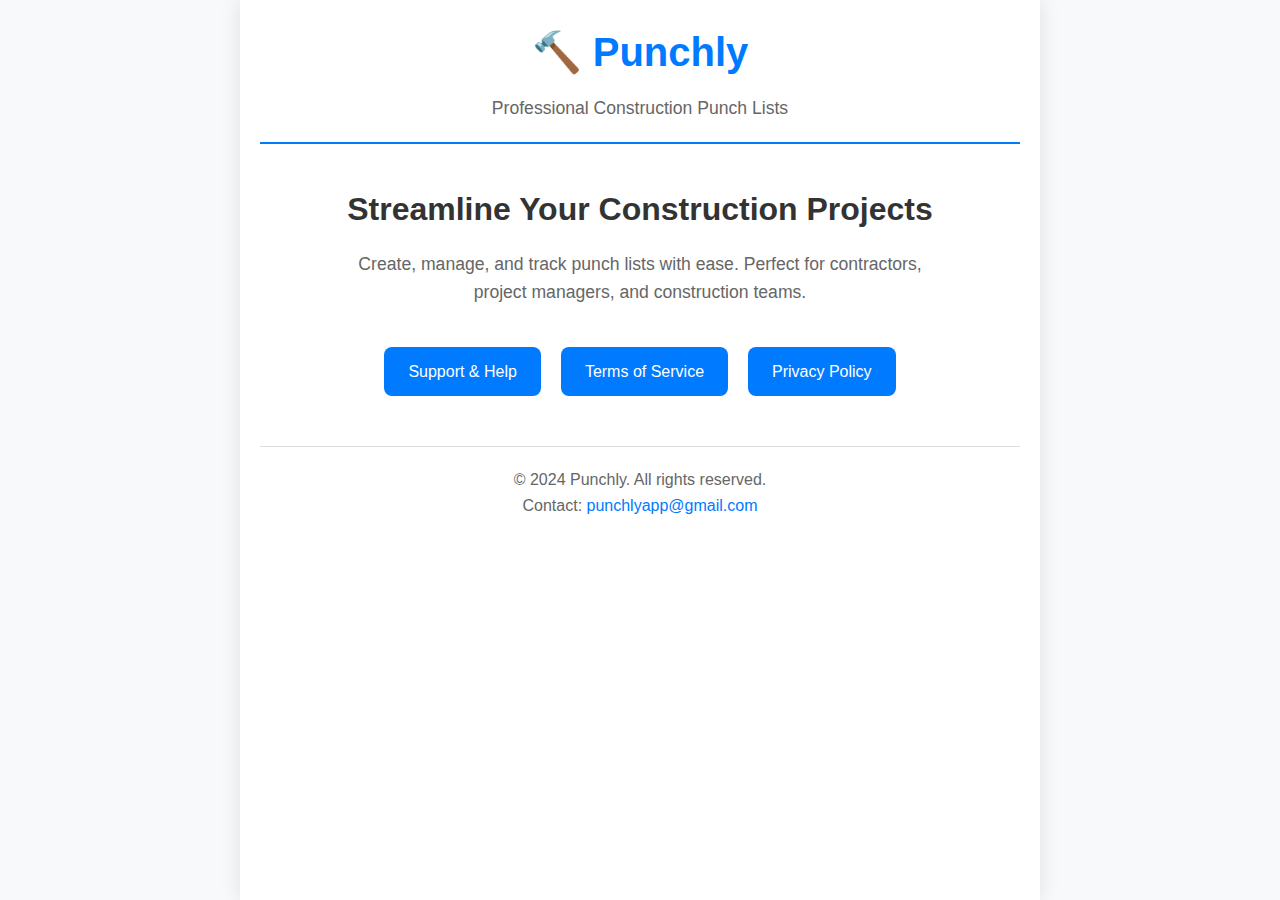
<file: index.html>
<!DOCTYPE html>
<html lang="en">
<head>
    <meta charset="UTF-8">
    <meta name="viewport" content="width=device-width, initial-scale=1.0">
    <title>Punchly - Construction Punch Lists</title>
    <link rel="stylesheet" href="style.css">
</head>
<body>
    <div class="container">
        <header>
            <h1>🔨 Punchly</h1>
            <p>Professional Construction Punch Lists</p>
        </header>
        
        <main>
            <section class="hero">
                <h2>Streamline Your Construction Projects</h2>
                <p>Create, manage, and track punch lists with ease. Perfect for contractors, project managers, and construction teams.</p>
            </section>
            
            <section class="links">
                <a href="/suppport/" class="btn">Support & Help</a>
                <a href="/terms/" class="btn">Terms of Service</a>
                <a href="https://aulker.github.io/punchly-privacy/" class="btn">Privacy Policy</a>
            </section>
        </main>
        
        <footer>
            <p>&copy; 2024 Punchly. All rights reserved.</p>
            <p>Contact: <a href="mailto:punchlyapp@gmail.com">punchlyapp@gmail.com</a></p>
        </footer>
    </div>
</body>
</html>
</file>
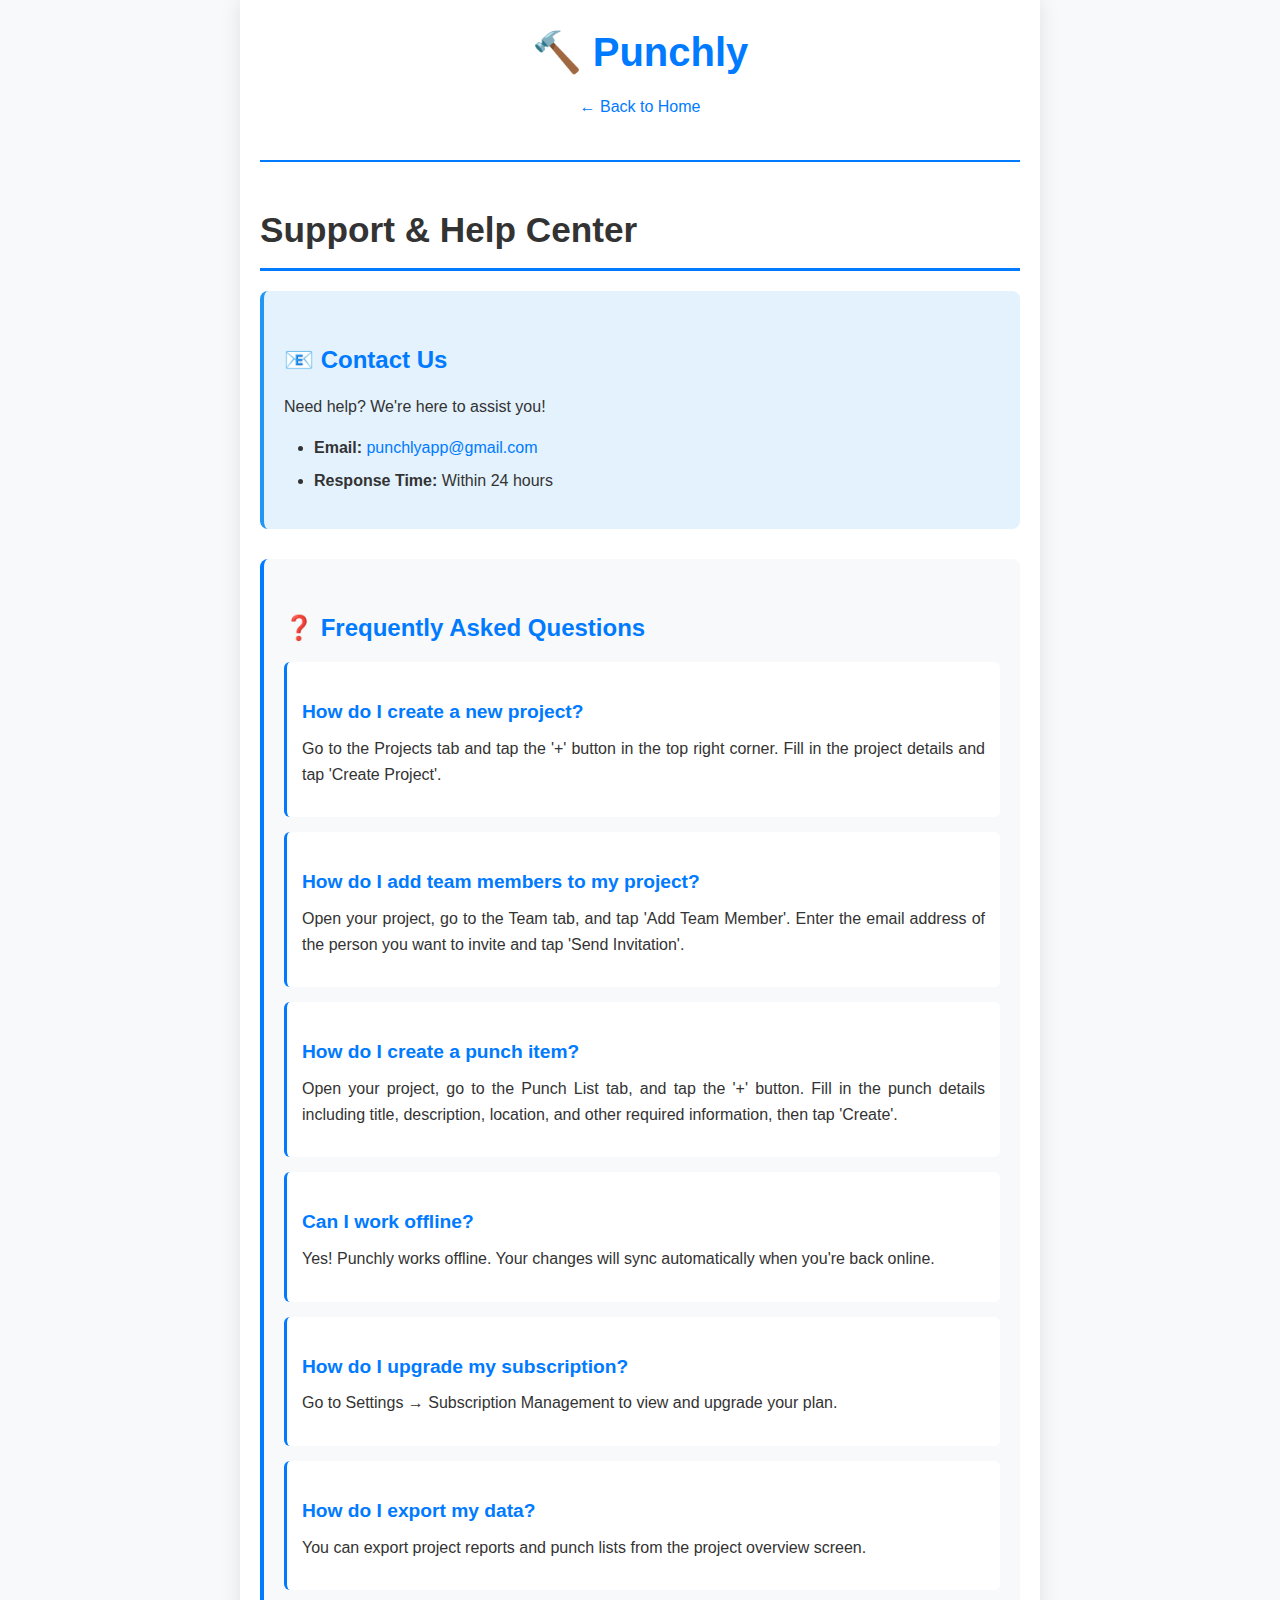
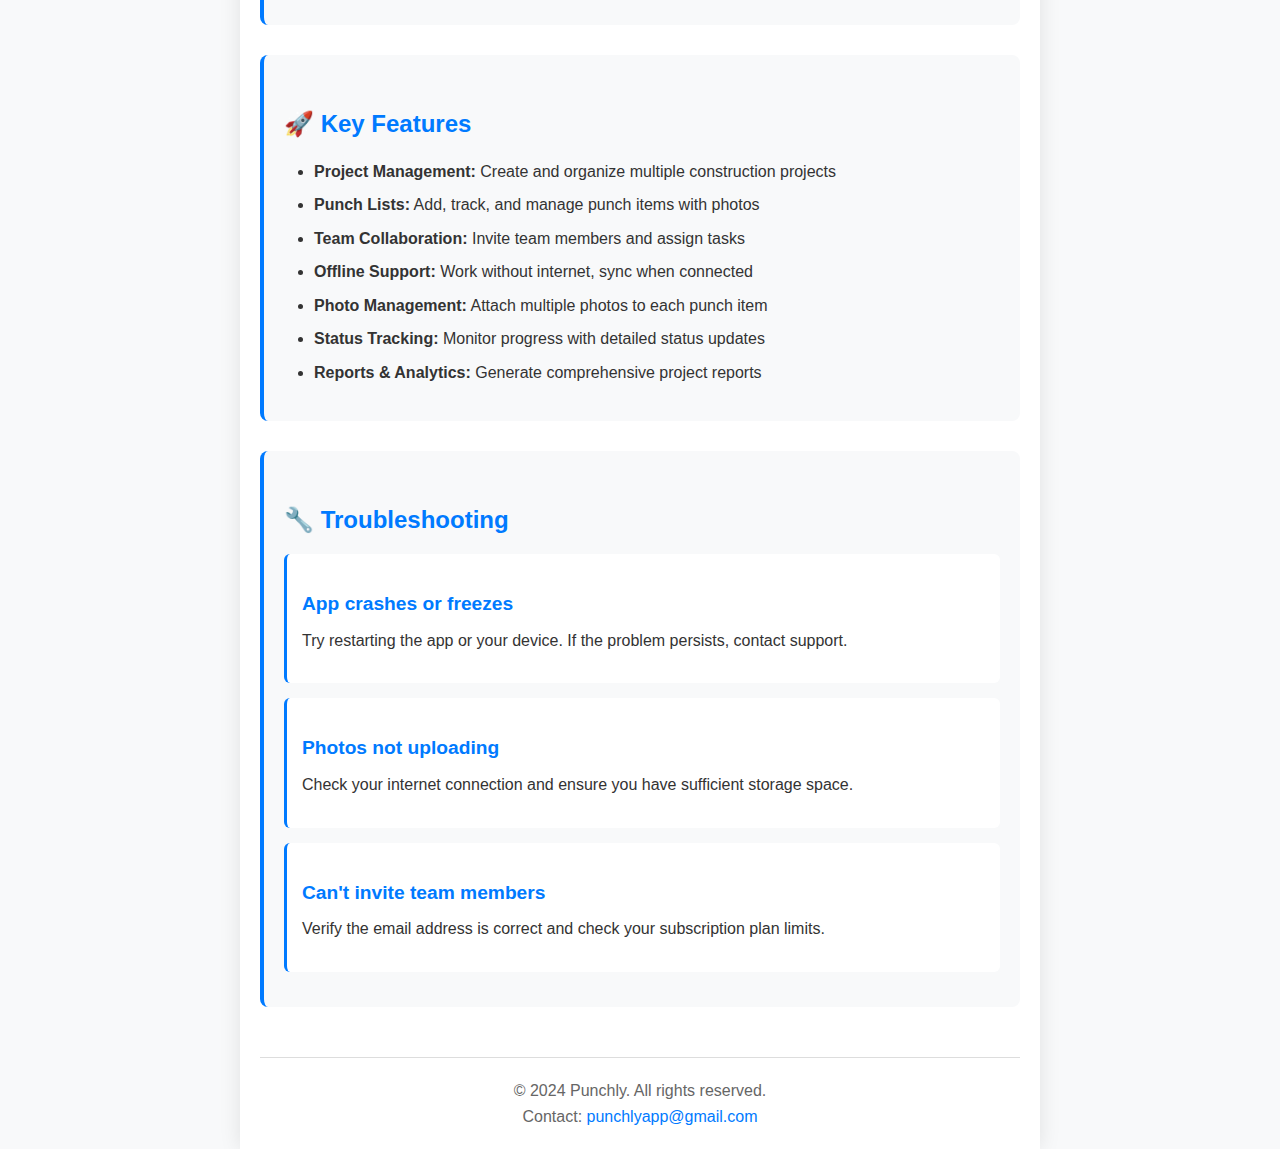
<file: suppport/index.html>
<!DOCTYPE html>
<html lang="en">
<head>
    <meta charset="UTF-8">
    <meta name="viewport" content="width=device-width, initial-scale=1.0">
    <title>Support - Punchly</title>
    <link rel="stylesheet" href="../style.css">
</head>
<body>
    <div class="container">
        <header>
            <h1>🔨 Punchly</h1>
            <nav>
                <a href="/">← Back to Home</a>
            </nav>
        </header>
        
        <main class="support-content">
            <h1>Support & Help Center</h1>
            
            <section class="contact-info">
                <h2>📧 Contact Us</h2>
                <p>Need help? We're here to assist you!</p>
                <ul>
                    <li><strong>Email:</strong> <a href="mailto:punchlyapp@gmail.com">punchlyapp@gmail.com</a></li>
                    <li><strong>Response Time:</strong> Within 24 hours</li>
                </ul>
            </section>
            
            <section class="faq">
                <h2>❓ Frequently Asked Questions</h2>
                
                <div class="faq-item">
                    <h3>How do I create a new project?</h3>
                    <p>Go to the Projects tab and tap the '+' button in the top right corner. Fill in the project details and tap 'Create Project'.</p>
                </div>
                
                <div class="faq-item">
                    <h3>How do I add team members to my project?</h3>
                    <p>Open your project, go to the Team tab, and tap 'Add Team Member'. Enter the email address of the person you want to invite and tap 'Send Invitation'.</p>
                </div>
                
                <div class="faq-item">
                    <h3>How do I create a punch item?</h3>
                    <p>Open your project, go to the Punch List tab, and tap the '+' button. Fill in the punch details including title, description, location, and other required information, then tap 'Create'.</p>
                </div>
                
                <div class="faq-item">
                    <h3>Can I work offline?</h3>
                    <p>Yes! Punchly works offline. Your changes will sync automatically when you're back online.</p>
                </div>
                
                <div class="faq-item">
                    <h3>How do I upgrade my subscription?</h3>
                    <p>Go to Settings → Subscription Management to view and upgrade your plan.</p>
                </div>
                
                <div class="faq-item">
                    <h3>How do I export my data?</h3>
                    <p>You can export project reports and punch lists from the project overview screen.</p>
                </div>
            </section>
            
            <section class="features">
                <h2>🚀 Key Features</h2>
                <ul>
                    <li><strong>Project Management:</strong> Create and organize multiple construction projects</li>
                    <li><strong>Punch Lists:</strong> Add, track, and manage punch items with photos</li>
                    <li><strong>Team Collaboration:</strong> Invite team members and assign tasks</li>
                    <li><strong>Offline Support:</strong> Work without internet, sync when connected</li>
                    <li><strong>Photo Management:</strong> Attach multiple photos to each punch item</li>
                    <li><strong>Status Tracking:</strong> Monitor progress with detailed status updates</li>
                    <li><strong>Reports & Analytics:</strong> Generate comprehensive project reports</li>
                </ul>
            </section>
            
            <section class="troubleshooting">
                <h2>🔧 Troubleshooting</h2>
                
                <div class="trouble-item">
                    <h3>App crashes or freezes</h3>
                    <p>Try restarting the app or your device. If the problem persists, contact support.</p>
                </div>
                
                <div class="trouble-item">
                    <h3>Photos not uploading</h3>
                    <p>Check your internet connection and ensure you have sufficient storage space.</p>
                </div>
                
                <div class="trouble-item">
                    <h3>Can't invite team members</h3>
                    <p>Verify the email address is correct and check your subscription plan limits.</p>
                </div>
            </section>
        </main>
        
        <footer>
            <p>&copy; 2024 Punchly. All rights reserved.</p>
            <p>Contact: <a href="mailto:punchlyapp@gmail.com">punchlyapp@gmail.com</a></p>
        </footer>
    </div>
</body>
</html>
</file>
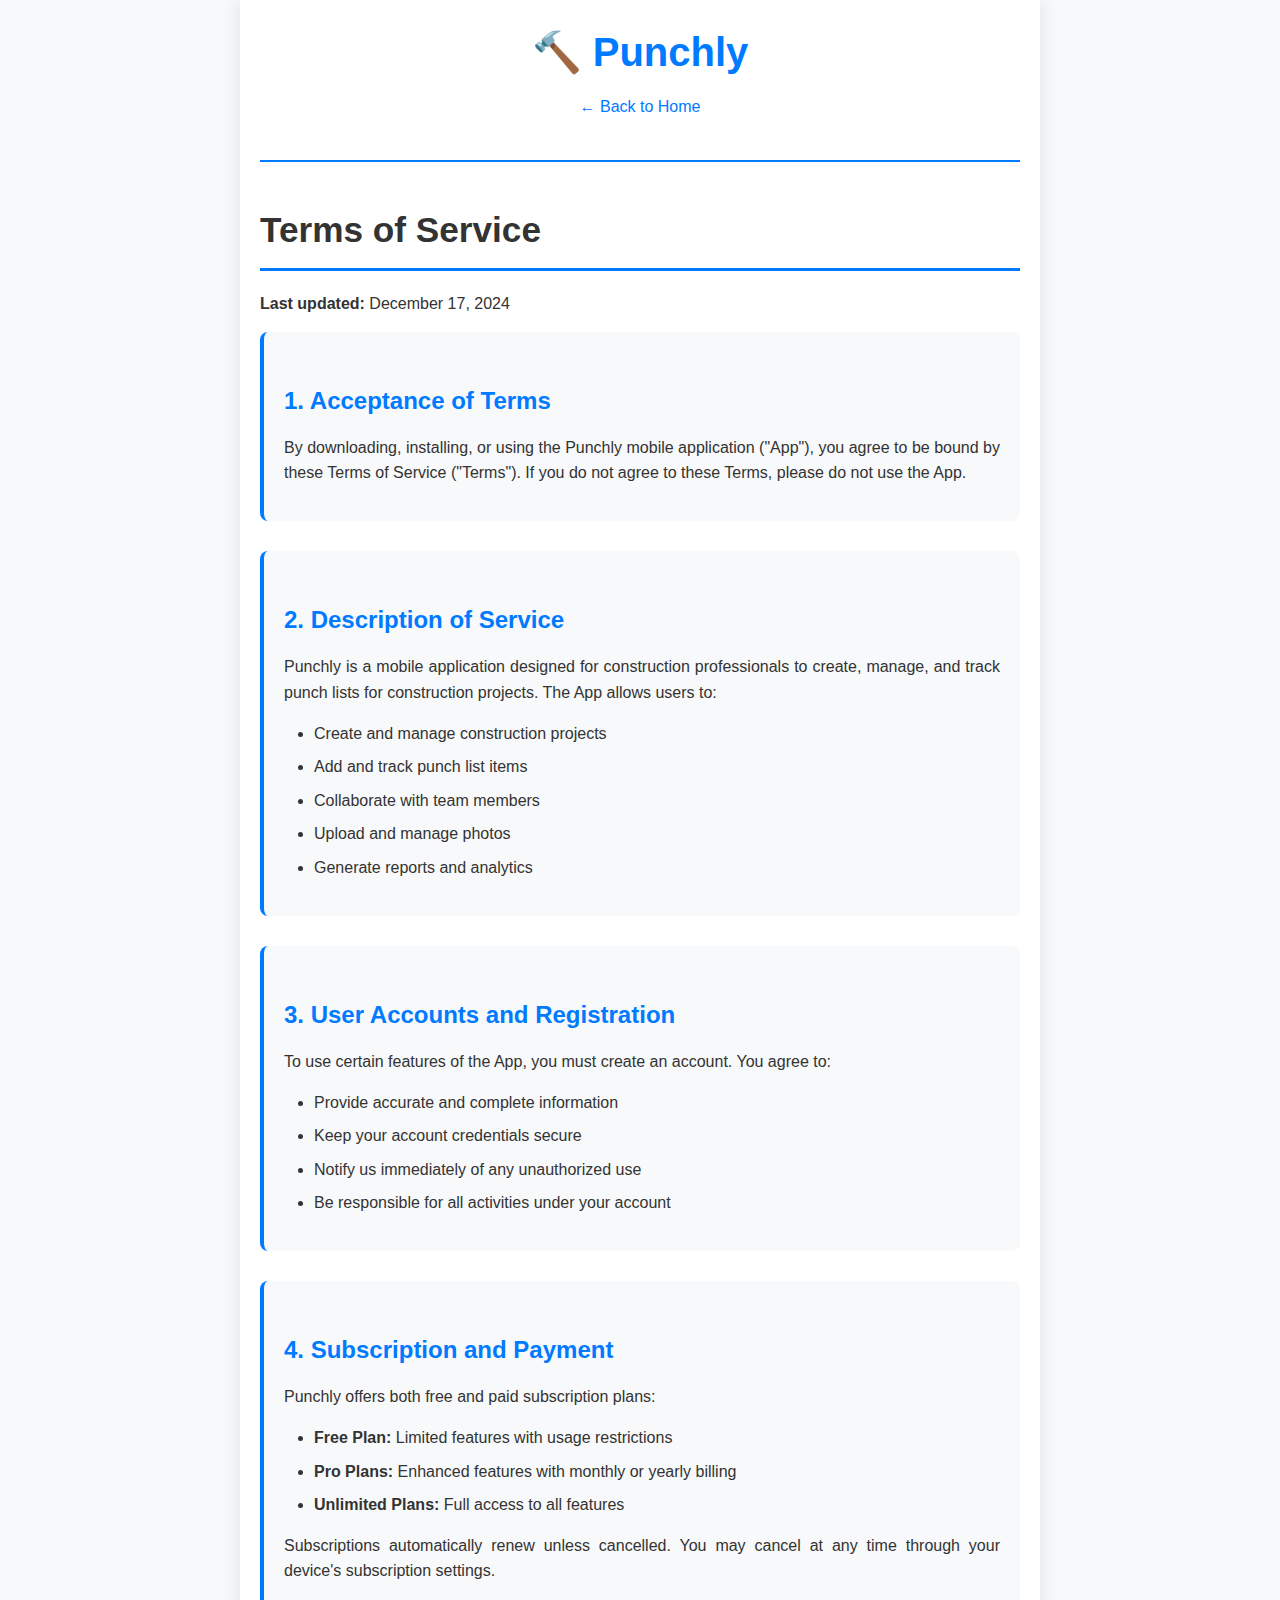
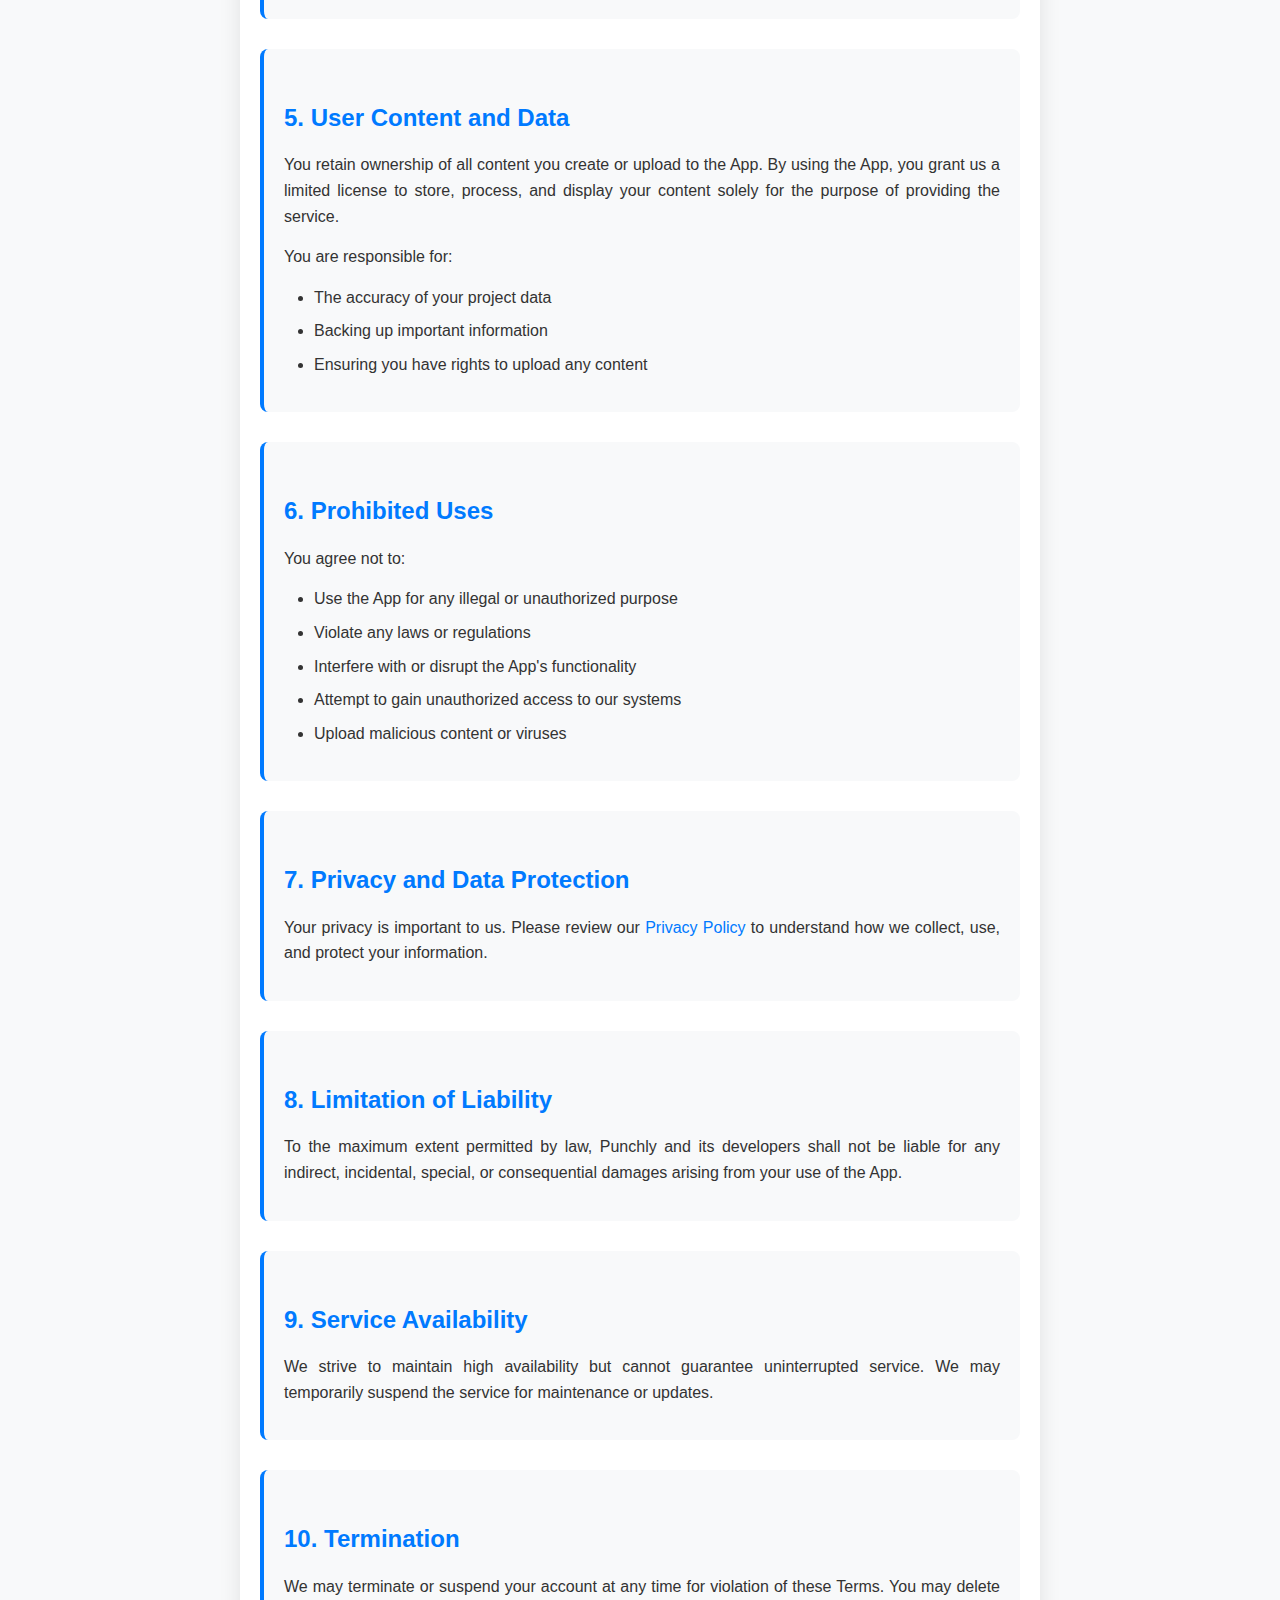
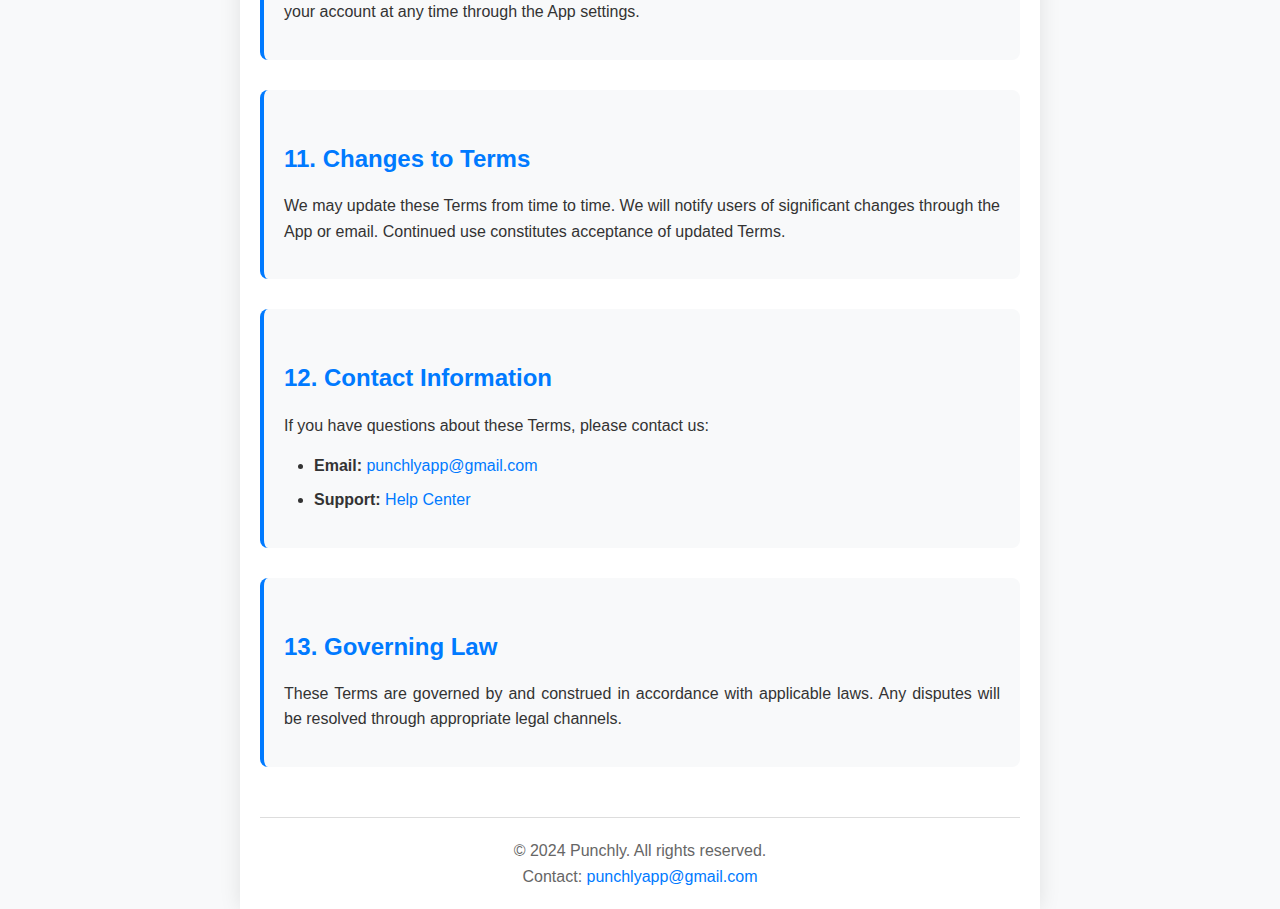
<file: terms/index.html>
<!DOCTYPE html>
<html lang="en">
<head>
    <meta charset="UTF-8">
    <meta name="viewport" content="width=device-width, initial-scale=1.0">
    <title>Terms of Service - Punchly</title>
    <link rel="stylesheet" href="../style.css">
</head>
<body>
    <div class="container">
        <header>
            <h1>🔨 Punchly</h1>
            <nav>
                <a href="/">← Back to Home</a>
            </nav>
        </header>
        
        <main class="legal-content">
            <h1>Terms of Service</h1>
            <p><strong>Last updated:</strong> December 17, 2024</p>
            
            <section>
                <h2>1. Acceptance of Terms</h2>
                <p>By downloading, installing, or using the Punchly mobile application ("App"), you agree to be bound by these Terms of Service ("Terms"). If you do not agree to these Terms, please do not use the App.</p>
            </section>
            
            <section>
                <h2>2. Description of Service</h2>
                <p>Punchly is a mobile application designed for construction professionals to create, manage, and track punch lists for construction projects. The App allows users to:</p>
                <ul>
                    <li>Create and manage construction projects</li>
                    <li>Add and track punch list items</li>
                    <li>Collaborate with team members</li>
                    <li>Upload and manage photos</li>
                    <li>Generate reports and analytics</li>
                </ul>
            </section>
            
            <section>
                <h2>3. User Accounts and Registration</h2>
                <p>To use certain features of the App, you must create an account. You agree to:</p>
                <ul>
                    <li>Provide accurate and complete information</li>
                    <li>Keep your account credentials secure</li>
                    <li>Notify us immediately of any unauthorized use</li>
                    <li>Be responsible for all activities under your account</li>
                </ul>
            </section>
            
            <section>
                <h2>4. Subscription and Payment</h2>
                <p>Punchly offers both free and paid subscription plans:</p>
                <ul>
                    <li><strong>Free Plan:</strong> Limited features with usage restrictions</li>
                    <li><strong>Pro Plans:</strong> Enhanced features with monthly or yearly billing</li>
                    <li><strong>Unlimited Plans:</strong> Full access to all features</li>
                </ul>
                <p>Subscriptions automatically renew unless cancelled. You may cancel at any time through your device's subscription settings.</p>
            </section>
            
            <section>
                <h2>5. User Content and Data</h2>
                <p>You retain ownership of all content you create or upload to the App. By using the App, you grant us a limited license to store, process, and display your content solely for the purpose of providing the service.</p>
                <p>You are responsible for:</p>
                <ul>
                    <li>The accuracy of your project data</li>
                    <li>Backing up important information</li>
                    <li>Ensuring you have rights to upload any content</li>
                </ul>
            </section>
            
            <section>
                <h2>6. Prohibited Uses</h2>
                <p>You agree not to:</p>
                <ul>
                    <li>Use the App for any illegal or unauthorized purpose</li>
                    <li>Violate any laws or regulations</li>
                    <li>Interfere with or disrupt the App's functionality</li>
                    <li>Attempt to gain unauthorized access to our systems</li>
                    <li>Upload malicious content or viruses</li>
                </ul>
            </section>
            
            <section>
                <h2>7. Privacy and Data Protection</h2>
                <p>Your privacy is important to us. Please review our <a href="https://aulker.github.io/punchly-privacy/">Privacy Policy</a> to understand how we collect, use, and protect your information.</p>
            </section>
            
            <section>
                <h2>8. Limitation of Liability</h2>
                <p>To the maximum extent permitted by law, Punchly and its developers shall not be liable for any indirect, incidental, special, or consequential damages arising from your use of the App.</p>
            </section>
            
            <section>
                <h2>9. Service Availability</h2>
                <p>We strive to maintain high availability but cannot guarantee uninterrupted service. We may temporarily suspend the service for maintenance or updates.</p>
            </section>
            
            <section>
                <h2>10. Termination</h2>
                <p>We may terminate or suspend your account at any time for violation of these Terms. You may delete your account at any time through the App settings.</p>
            </section>
            
            <section>
                <h2>11. Changes to Terms</h2>
                <p>We may update these Terms from time to time. We will notify users of significant changes through the App or email. Continued use constitutes acceptance of updated Terms.</p>
            </section>
            
            <section>
                <h2>12. Contact Information</h2>
                <p>If you have questions about these Terms, please contact us:</p>
                <ul>
                    <li><strong>Email:</strong> <a href="mailto:punchlyapp@gmail.com">punchlyapp@gmail.com</a></li>
                    <li><strong>Support:</strong> <a href="/suppport/">Help Center</a></li>
                </ul>
            </section>
            
            <section>
                <h2>13. Governing Law</h2>
                <p>These Terms are governed by and construed in accordance with applicable laws. Any disputes will be resolved through appropriate legal channels.</p>
            </section>
        </main>
        
        <footer>
            <p>&copy; 2024 Punchly. All rights reserved.</p>
            <p>Contact: <a href="mailto:punchlyapp@gmail.com">punchlyapp@gmail.com</a></p>
        </footer>
    </div>
</body>
</html>
</file>
<file: style.css>
* {
    margin: 0;
    padding: 0;
    box-sizing: border-box;
}

body {
    font-family: -apple-system, BlinkMacSystemFont, 'Segoe UI', Roboto, sans-serif;
    line-height: 1.6;
    color: #333;
    background-color: #f8f9fa;
}

.container {
    max-width: 800px;
    margin: 0 auto;
    padding: 20px;
    background: white;
    min-height: 100vh;
    box-shadow: 0 0 20px rgba(0,0,0,0.1);
}

header {
    text-align: center;
    margin-bottom: 40px;
    padding-bottom: 20px;
    border-bottom: 2px solid #007AFF;
}

header h1 {
    font-size: 2.5em;
    color: #007AFF;
    margin-bottom: 10px;
}

header p {
    color: #666;
    font-size: 1.1em;
}

nav {
    margin-bottom: 20px;
}

nav a {
    color: #007AFF;
    text-decoration: none;
    font-weight: 500;
}

nav a:hover {
    text-decoration: underline;
}

.hero {
    text-align: center;
    margin-bottom: 40px;
}

.hero h2 {
    font-size: 2em;
    margin-bottom: 15px;
    color: #333;
}

.hero p {
    font-size: 1.1em;
    color: #666;
    max-width: 600px;
    margin: 0 auto;
}

.links {
    display: flex;
    gap: 20px;
    justify-content: center;
    flex-wrap: wrap;
    margin-bottom: 40px;
}

.btn {
    display: inline-block;
    padding: 12px 24px;
    background: #007AFF;
    color: white;
    text-decoration: none;
    border-radius: 8px;
    font-weight: 500;
    transition: background 0.3s;
}

.btn:hover {
    background: #0056CC;
}

.legal-content, .support-content {
    max-width: 100%;
}

.legal-content h1, .support-content h1 {
    font-size: 2.2em;
    margin-bottom: 20px;
    color: #333;
    border-bottom: 3px solid #007AFF;
    padding-bottom: 10px;
}

.legal-content h2, .support-content h2 {
    font-size: 1.5em;
    margin: 30px 0 15px 0;
    color: #007AFF;
}

.legal-content h3, .support-content h3 {
    font-size: 1.2em;
    margin: 20px 0 10px 0;
    color: #333;
}

.legal-content p, .support-content p {
    margin-bottom: 15px;
    text-align: justify;
}

.legal-content ul, .support-content ul {
    margin: 15px 0 15px 30px;
}

.legal-content li, .support-content li {
    margin-bottom: 8px;
}

.legal-content a, .support-content a {
    color: #007AFF;
    text-decoration: none;
}

.legal-content a:hover, .support-content a:hover {
    text-decoration: underline;
}

.legal-content section, .support-content section {
    margin-bottom: 30px;
    padding: 20px;
    background: #f8f9fa;
    border-radius: 8px;
    border-left: 4px solid #007AFF;
}

.contact-info {
    background: #e3f2fd !important;
    border-left-color: #2196F3 !important;
}

.faq-item, .trouble-item {
    background: white;
    padding: 15px;
    margin: 15px 0;
    border-radius: 6px;
    border-left: 3px solid #007AFF;
}

.faq-item h3, .trouble-item h3 {
    color: #007AFF;
    margin-bottom: 8px;
}

footer {
    text-align: center;
    margin-top: 50px;
    padding-top: 20px;
    border-top: 1px solid #ddd;
    color: #666;
}

footer a {
    color: #007AFF;
    text-decoration: none;
}

footer a:hover {
    text-decoration: underline;
}

@media (max-width: 768px) {
    .container {
        padding: 15px;
    }
    
    header h1 {
        font-size: 2em;
    }
    
    .hero h2 {
        font-size: 1.6em;
    }
    
    .links {
        flex-direction: column;
        align-items: center;
    }
    
    .btn {
        width: 200px;
        text-align: center;
    }
}
</file>
